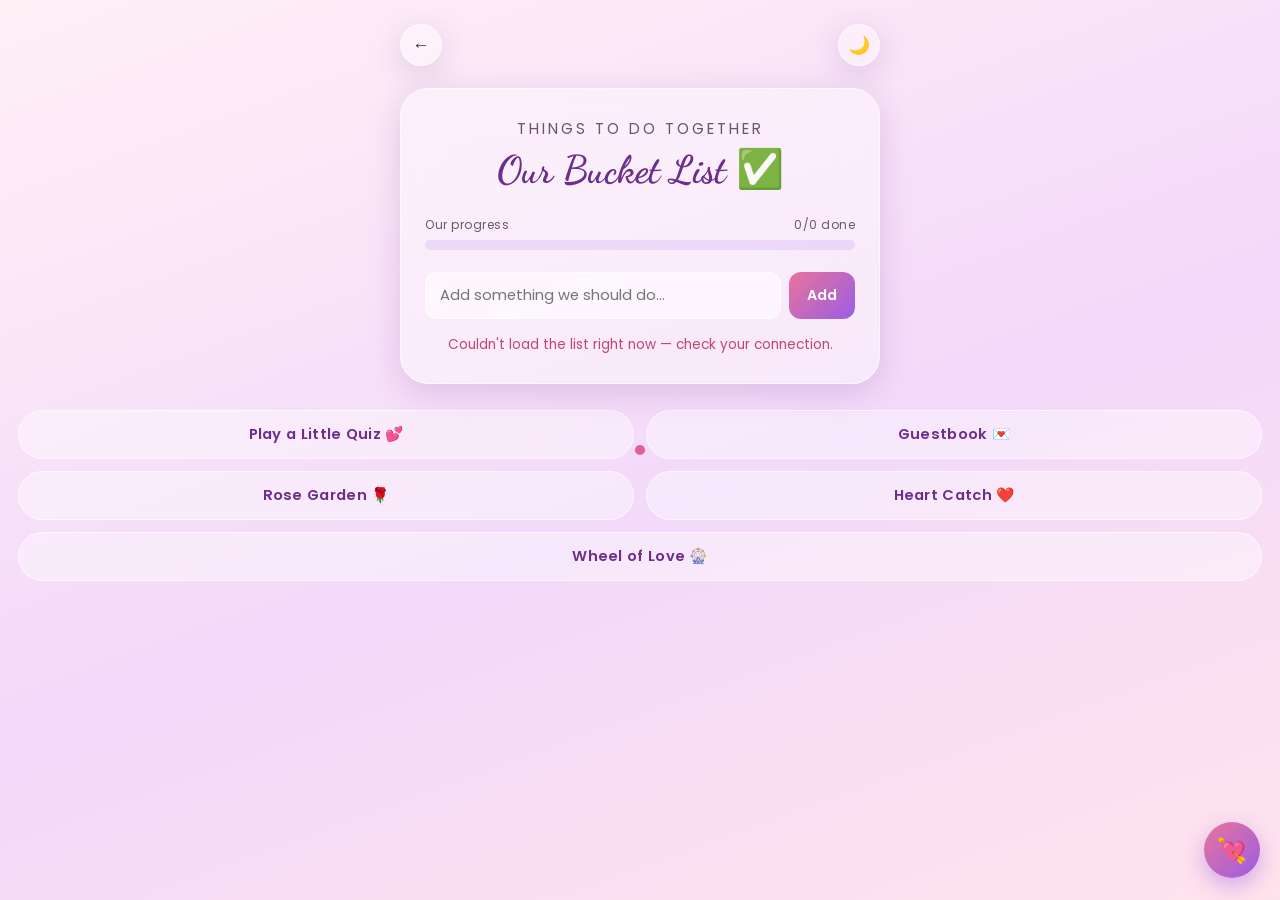
<file: bucketlist.html>
<!DOCTYPE html>
<html lang="en">
<head>
<meta charset="UTF-8">
<meta name="viewport" content="width=device-width, initial-scale=1.0, viewport-fit=cover">
<title>Our Bucket List ✅</title>
<meta name="description" content="Things we want to do together.">
<meta name="robots" content="noindex, nofollow">
<meta name="theme-color" content="#f3d9fa">

<link rel="icon" type="image/svg+xml" href="assets/icons/favicon.svg">

<link rel="preconnect" href="https://fonts.googleapis.com">
<link rel="preconnect" href="https://fonts.gstatic.com" crossorigin>
<link href="https://fonts.googleapis.com/css2?family=Playfair+Display:wght@600;700&family=Dancing+Script:wght@600;700&family=Poppins:wght@300;400;500;600&display=swap" rel="stylesheet">

<link rel="stylesheet" href="css/style.css">
</head>
<body data-theme="light">

<div id="loader" aria-hidden="true">
  <div class="loader-heart"></div>
  <div class="loader-text">gathering our plans…</div>
</div>

<div class="floaters" id="floaters" aria-hidden="true"></div>
<button type="button" class="chat-fab" id="chat-fab-btn" aria-label="Chat with Cupid">💘</button>

<main class="page" id="page">

  <div class="topbar">
    <a href="index.html" class="icon-btn" aria-label="Back to countdown">←</a>
    <div class="topbar-actions">
      <button class="icon-btn" id="theme-toggle" aria-label="Switch to dark mode">🌙</button>
    </div>
  </div>

  <section class="glass-card">
    <p class="eyebrow">Things To Do Together</p>
    <h1 class="headline">Our Bucket List ✅</h1>
    <div class="guestbook-banner hidden" id="bucket-setup-banner"></div>

    <div class="progress-wrap">
      <div class="progress-labels">
        <span>Our progress</span>
        <span id="bucket-progress-label">0/0 done</span>
      </div>
      <div class="progress-track">
        <div class="progress-fill" id="bucket-progress-fill"></div>
      </div>
    </div>

    <form id="bucket-form" class="bucket-add-row">
      <input type="text" id="bucket-input" placeholder="Add something we should do…" autocomplete="off">
      <button type="submit" class="chat-send-btn">Add</button>
    </form>
    <p class="form-status" id="bucket-status" role="status" aria-live="polite"></p>

    <div id="bucket-list"></div>
  </section>

  <div class="controls-row section-gap">
    <a href="quiz.html" class="pill-btn secondary">Play a Little Quiz 💕</a>
    <a href="guestbook.html" class="pill-btn secondary">Guestbook 💌</a>
  </div>
  <div class="controls-row" style="margin-top:12px;">
    <a href="rosegarden.html" class="pill-btn secondary">Rose Garden 🌹</a>
    <a href="heartcatch.html" class="pill-btn secondary">Heart Catch ❤️</a>
  </div>
  <div class="controls-row" style="margin-top:12px;">
    <a href="wheel.html" class="pill-btn secondary">Wheel of Love 🎡</a>
  </div>
</main>

<div class="modal-overlay" id="chat-overlay">
  <div class="modal-card chat-modal-card">
    <button class="icon-btn modal-close" id="chat-close" aria-label="Close">✕</button>
    <h2 class="modal-title">Chat with <span id="chat-bot-name">Cupid</span> 💘</h2>
    <div class="chat-window" id="chat-window"></div>
    <form id="chat-form" class="chat-input-row">
      <input type="text" id="chat-input" placeholder="Say something…" autocomplete="off">
      <button type="submit" class="chat-send-btn" id="chat-send">Send</button>
    </form>
  </div>
</div>

<script src="js/config.js"></script>
<script src="js/effects.js"></script>
<script src="js/chatbot.js"></script>
<script src="js/bucketlist.js"></script>
</body>
</html>
</file>
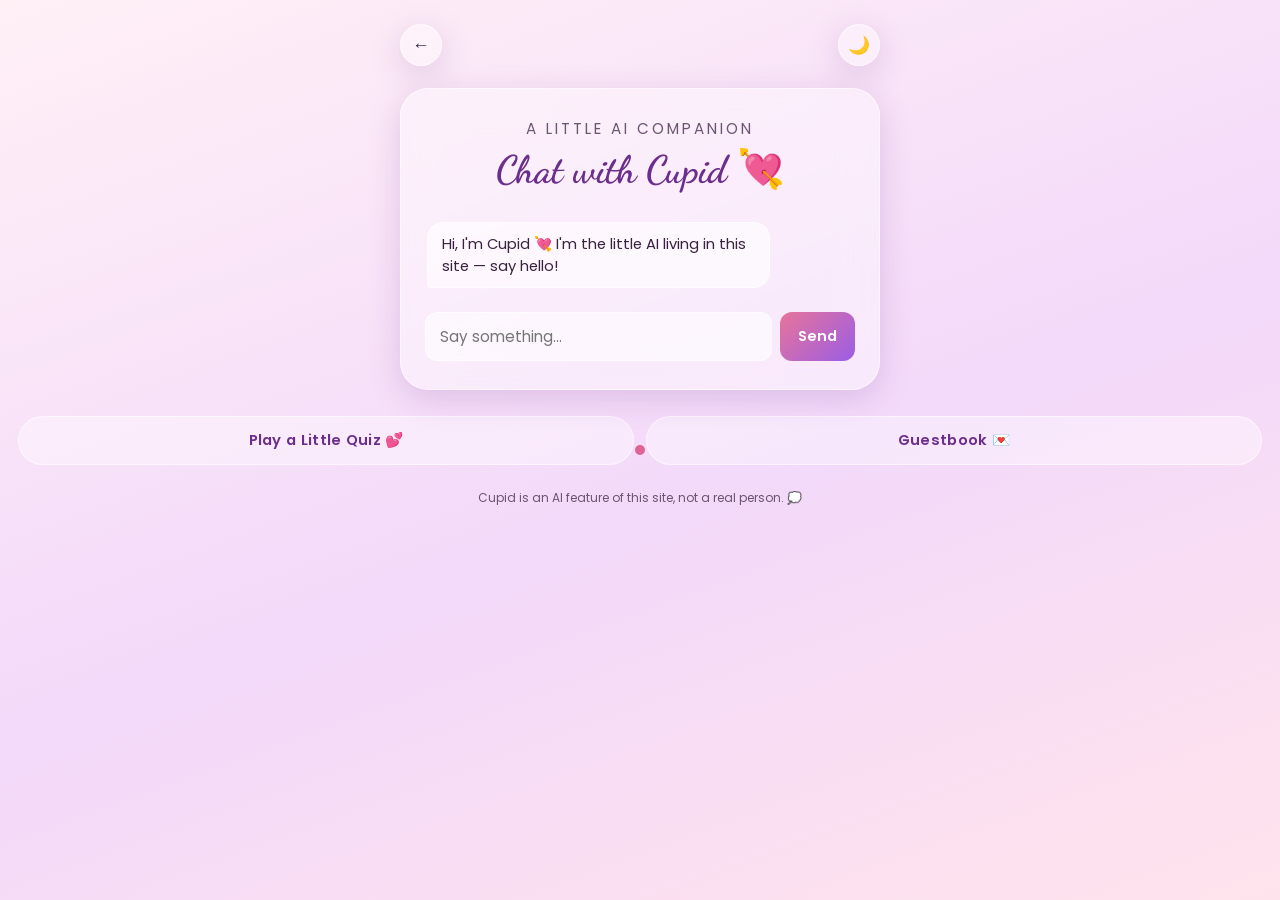
<file: chatbot.html>
<!DOCTYPE html>
<html lang="en">
<head>
<meta charset="UTF-8">
<meta name="viewport" content="width=device-width, initial-scale=1.0, viewport-fit=cover">
<title>Chat with Cupid 💘</title>
<meta name="description" content="A little AI companion living inside this site.">
<meta name="robots" content="noindex, nofollow">
<meta name="theme-color" content="#f3d9fa">

<link rel="icon" type="image/svg+xml" href="assets/icons/favicon.svg">

<link rel="preconnect" href="https://fonts.googleapis.com">
<link rel="preconnect" href="https://fonts.gstatic.com" crossorigin>
<link href="https://fonts.googleapis.com/css2?family=Playfair+Display:wght@600;700&family=Dancing+Script:wght@600;700&family=Poppins:wght@300;400;500;600&display=swap" rel="stylesheet">

<link rel="stylesheet" href="css/style.css">
</head>
<body data-theme="light">

<div id="loader" aria-hidden="true">
  <div class="loader-heart"></div>
  <div class="loader-text">waking up Cupid…</div>
</div>

<div class="floaters" id="floaters" aria-hidden="true"></div>

<main class="page" id="page">

  <div class="topbar">
    <a href="index.html" class="icon-btn" aria-label="Back to countdown">←</a>
    <div class="topbar-actions">
      <button class="icon-btn" id="theme-toggle" aria-label="Switch to dark mode">🌙</button>
    </div>
  </div>

  <section class="glass-card">
    <p class="eyebrow">A Little AI Companion</p>
    <h1 class="headline">Chat with <span id="chat-bot-name">Cupid</span> 💘</h1>

    <div class="chat-window" id="chat-window"></div>

    <form id="chat-form" class="chat-input-row">
      <input type="text" id="chat-input" placeholder="Say something…" autocomplete="off">
      <button type="submit" class="chat-send-btn" id="chat-send">Send</button>
    </form>
  </section>

  <div class="controls-row section-gap">
    <a href="quiz.html" class="pill-btn secondary">Play a Little Quiz 💕</a>
    <a href="guestbook.html" class="pill-btn secondary">Guestbook 💌</a>
  </div>

  <p class="footnote">Cupid is an AI feature of this site, not a real person. 💭</p>
</main>

<script src="js/config.js"></script>
<script src="js/effects.js"></script>
<script src="js/chatbot.js"></script>
</body>
</html>
</file>
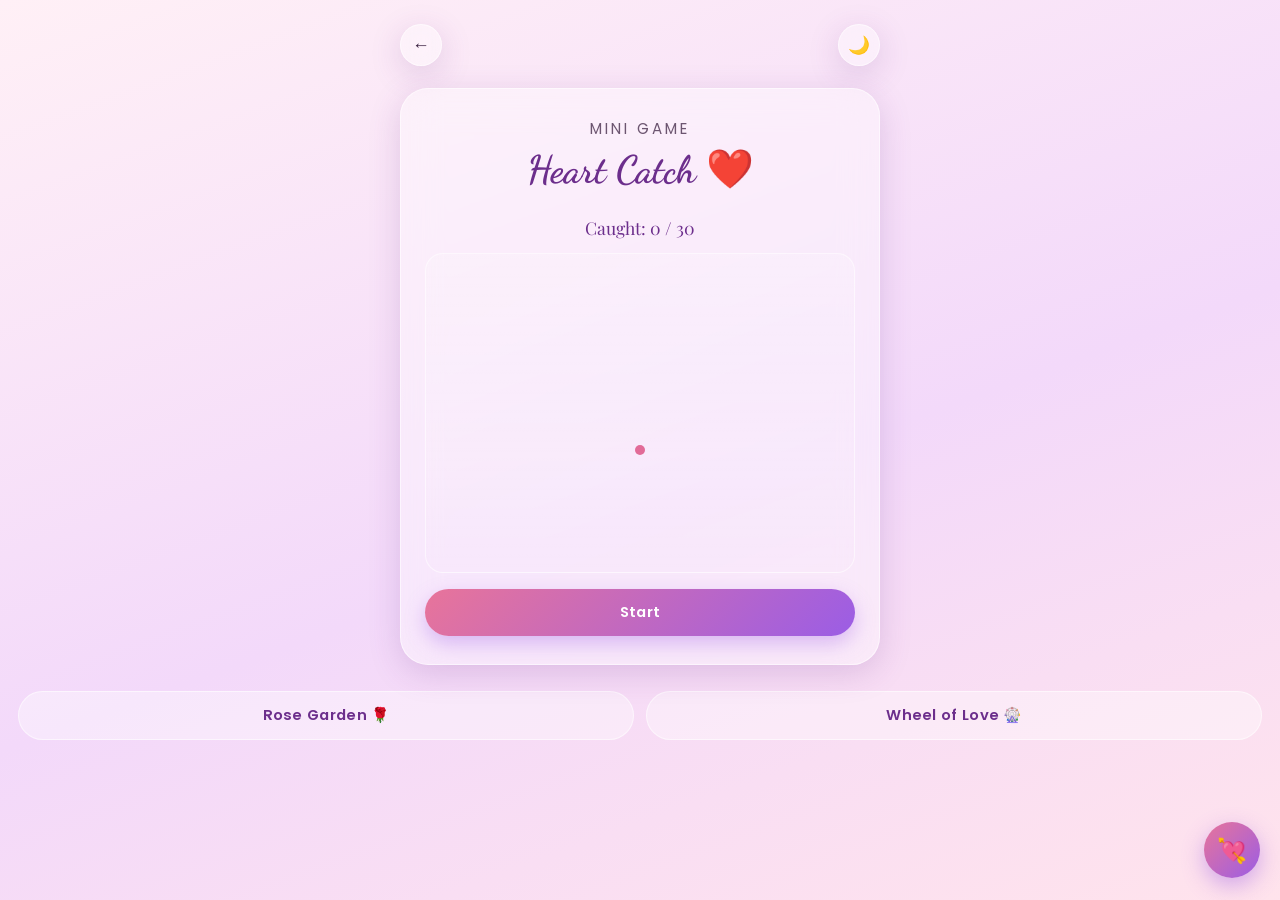
<file: heartcatch.html>
<!DOCTYPE html>
<html lang="en">
<head>
<meta charset="UTF-8">
<meta name="viewport" content="width=device-width, initial-scale=1.0, viewport-fit=cover">
<title>Heart Catch ❤️</title>
<meta name="description" content="Catch hearts to unlock a surprise.">
<meta name="robots" content="noindex, nofollow">
<meta name="theme-color" content="#f3d9fa">

<link rel="icon" type="image/svg+xml" href="assets/icons/favicon.svg">

<link rel="preconnect" href="https://fonts.googleapis.com">
<link rel="preconnect" href="https://fonts.gstatic.com" crossorigin>
<link href="https://fonts.googleapis.com/css2?family=Playfair+Display:wght@600;700&family=Dancing+Script:wght@600;700&family=Poppins:wght@300;400;500;600&display=swap" rel="stylesheet">

<link rel="stylesheet" href="css/style.css">
</head>
<body data-theme="light">

<div id="loader" aria-hidden="true">
  <div class="loader-heart"></div>
  <div class="loader-text">warming up hearts…</div>
</div>

<div class="floaters" id="floaters" aria-hidden="true"></div>
<button type="button" class="chat-fab" id="chat-fab-btn" aria-label="Chat with Cupid">💘</button>

<main class="page" id="page">

  <div class="topbar">
    <a href="index.html" class="icon-btn" aria-label="Back to countdown">←</a>
    <div class="topbar-actions">
      <button class="icon-btn" id="theme-toggle" aria-label="Switch to dark mode">🌙</button>
    </div>
  </div>

  <section class="glass-card">
    <p class="eyebrow">Mini Game</p>
    <h1 class="headline">Heart Catch ❤️</h1>
    <p class="heart-score">Caught: <span id="heart-count">0</span> / <span id="heart-goal">30</span></p>

    <div class="heart-field" id="heart-field"></div>

    <div class="controls-row">
      <button class="pill-btn" id="heart-start">Start</button>
    </div>

    <div class="heart-surprise hidden" id="heart-surprise">
      <div class="heart-surprise-title" id="heart-surprise-title"></div>
      <p class="heart-surprise-text" id="heart-surprise-text"></p>
    </div>
  </section>

  <div class="controls-row section-gap">
    <a href="rosegarden.html" class="pill-btn secondary">Rose Garden 🌹</a>
    <a href="wheel.html" class="pill-btn secondary">Wheel of Love 🎡</a>
  </div>
</main>

<div class="modal-overlay" id="chat-overlay">
  <div class="modal-card chat-modal-card">
    <button class="icon-btn modal-close" id="chat-close" aria-label="Close">✕</button>
    <h2 class="modal-title">Chat with <span id="chat-bot-name">Cupid</span> 💘</h2>
    <div class="chat-window" id="chat-window"></div>
    <form id="chat-form" class="chat-input-row">
      <input type="text" id="chat-input" placeholder="Say something…" autocomplete="off">
      <button type="submit" class="chat-send-btn" id="chat-send">Send</button>
    </form>
  </div>
</div>

<script src="js/config.js"></script>
<script src="js/effects.js"></script>
<script src="js/chatbot.js"></script>
<script src="js/heartcatch.js"></script>
</body>
</html>
</file>
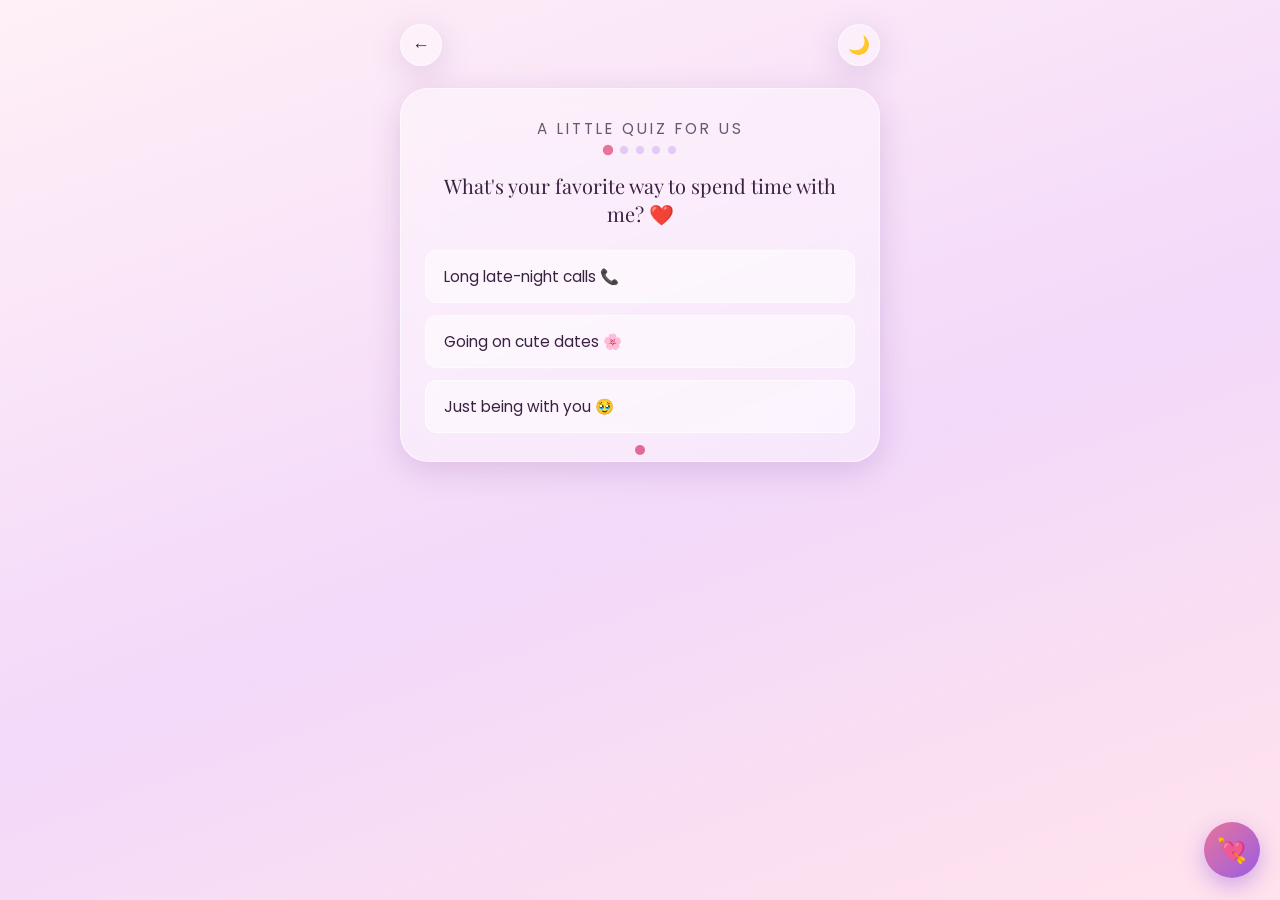
<file: quiz.html>
<!DOCTYPE html>
<html lang="en">
<head>
<meta charset="UTF-8">
<meta name="viewport" content="width=device-width, initial-scale=1.0, viewport-fit=cover">
<title>A Little Quiz For Us ❤️</title>
<meta name="description" content="A playful little love quiz — every answer leads somewhere sweet.">
<meta name="robots" content="noindex, nofollow">
<meta name="theme-color" content="#f3d9fa">

<link rel="icon" type="image/svg+xml" href="assets/icons/favicon.svg">

<link rel="preconnect" href="https://fonts.googleapis.com">
<link rel="preconnect" href="https://fonts.gstatic.com" crossorigin>
<link href="https://fonts.googleapis.com/css2?family=Playfair+Display:wght@600;700&family=Dancing+Script:wght@600;700&family=Poppins:wght@300;400;500;600&display=swap" rel="stylesheet">

<link rel="stylesheet" href="css/style.css">
</head>
<body data-theme="light">

<div id="loader" aria-hidden="true">
  <div class="loader-heart"></div>
  <div class="loader-text">shuffling questions…</div>
</div>

<div class="floaters" id="floaters" aria-hidden="true"></div>

<button type="button" class="chat-fab" id="chat-fab-btn" aria-label="Chat with Cupid">💘</button>

<main class="page" id="page">

  <div class="topbar">
    <a href="index.html" class="icon-btn" aria-label="Back to countdown">←</a>
    <div class="topbar-actions">
      <button class="icon-btn" id="theme-toggle" aria-label="Switch to dark mode">🌙</button>
    </div>
  </div>

  <section class="glass-card" id="quiz-card">
    <p class="eyebrow">A Little Quiz For Us</p>
    <div class="quiz-progress-dots" id="quiz-dots"></div>
    <p class="quiz-question" id="quiz-question"></p>
    <div class="quiz-options" id="quiz-options"></div>
  </section>

  <section class="glass-card quiz-result hidden" id="quiz-result">
    <div class="quiz-result-emoji">💗</div>
    <h2 class="quiz-result-title">The Real Answer</h2>
    <p class="quiz-result-text" id="quiz-result-text"></p>
    <div class="controls-row">
      <button class="pill-btn secondary" id="quiz-restart">Play Again</button>
      <a href="index.html" class="pill-btn">Back to Countdown</a>
    </div>
    <div class="controls-row" style="margin-top:12px;">
      <a href="guestbook.html" class="pill-btn secondary">Guestbook 💌</a>
      <a href="bucketlist.html" class="pill-btn secondary">Our Bucket List ✅</a>
    </div>
    <div class="controls-row" style="margin-top:12px;">
      <a href="rosegarden.html" class="pill-btn secondary">Rose Garden 🌹</a>
      <a href="heartcatch.html" class="pill-btn secondary">Heart Catch ❤️</a>
    </div>
    <div class="controls-row" style="margin-top:12px;">
      <a href="wheel.html" class="pill-btn secondary">Wheel of Love 🎡</a>
    </div>
  </section>
</main>

<script src="js/config.js"></script>
<script src="js/effects.js"></script>
<script src="js/chatbot.js"></script>
<script src="js/quiz.js"></script>

<div class="modal-overlay" id="chat-overlay">
  <div class="modal-card chat-modal-card">
    <button class="icon-btn modal-close" id="chat-close" aria-label="Close">✕</button>
    <h2 class="modal-title">Chat with <span id="chat-bot-name">Cupid</span> 💘</h2>
    <div class="chat-window" id="chat-window"></div>
    <form id="chat-form" class="chat-input-row">
      <input type="text" id="chat-input" placeholder="Say something…" autocomplete="off">
      <button type="submit" class="chat-send-btn" id="chat-send">Send</button>
    </form>
  </div>
</div>

</body>
</html>
</file>
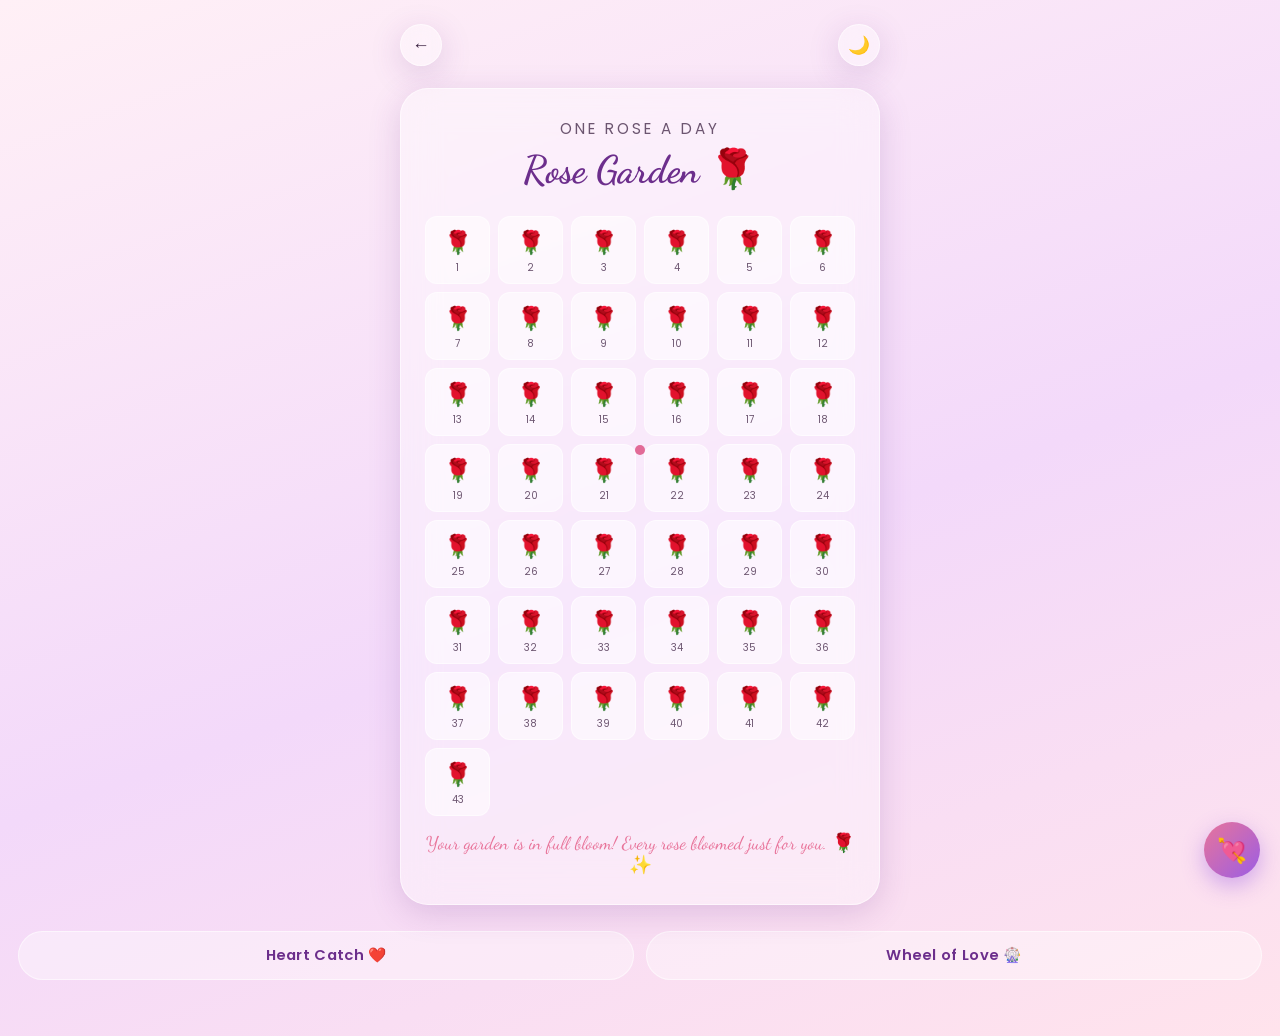
<file: rosegarden.html>
<!DOCTYPE html>
<html lang="en">
<head>
<meta charset="UTF-8">
<meta name="viewport" content="width=device-width, initial-scale=1.0, viewport-fit=cover">
<title>Rose Garden 🌹</title>
<meta name="description" content="A rose blooms for every day of the countdown.">
<meta name="robots" content="noindex, nofollow">
<meta name="theme-color" content="#f3d9fa">

<link rel="icon" type="image/svg+xml" href="assets/icons/favicon.svg">

<link rel="preconnect" href="https://fonts.googleapis.com">
<link rel="preconnect" href="https://fonts.gstatic.com" crossorigin>
<link href="https://fonts.googleapis.com/css2?family=Playfair+Display:wght@600;700&family=Dancing+Script:wght@600;700&family=Poppins:wght@300;400;500;600&display=swap" rel="stylesheet">

<link rel="stylesheet" href="css/style.css">
</head>
<body data-theme="light">

<div id="loader" aria-hidden="true">
  <div class="loader-heart"></div>
  <div class="loader-text">tending the garden…</div>
</div>

<div class="floaters" id="floaters" aria-hidden="true"></div>
<button type="button" class="chat-fab" id="chat-fab-btn" aria-label="Chat with Cupid">💘</button>

<main class="page" id="page">

  <div class="topbar">
    <a href="index.html" class="icon-btn" aria-label="Back to countdown">←</a>
    <div class="topbar-actions">
      <button class="icon-btn" id="theme-toggle" aria-label="Switch to dark mode">🌙</button>
    </div>
  </div>

  <section class="glass-card">
    <p class="eyebrow">One Rose A Day</p>
    <h1 class="headline">Rose Garden 🌹</h1>

    <div class="rose-grid" id="garden-grid"></div>
    <p class="garden-message" id="garden-message"></p>
  </section>

  <div class="controls-row section-gap">
    <a href="heartcatch.html" class="pill-btn secondary">Heart Catch ❤️</a>
    <a href="wheel.html" class="pill-btn secondary">Wheel of Love 🎡</a>
  </div>
</main>

<div class="modal-overlay" id="chat-overlay">
  <div class="modal-card chat-modal-card">
    <button class="icon-btn modal-close" id="chat-close" aria-label="Close">✕</button>
    <h2 class="modal-title">Chat with <span id="chat-bot-name">Cupid</span> 💘</h2>
    <div class="chat-window" id="chat-window"></div>
    <form id="chat-form" class="chat-input-row">
      <input type="text" id="chat-input" placeholder="Say something…" autocomplete="off">
      <button type="submit" class="chat-send-btn" id="chat-send">Send</button>
    </form>
  </div>
</div>

<script src="js/config.js"></script>
<script src="js/effects.js"></script>
<script src="js/chatbot.js"></script>
<script src="js/rosegarden.js"></script>
</body>
</html>
</file>
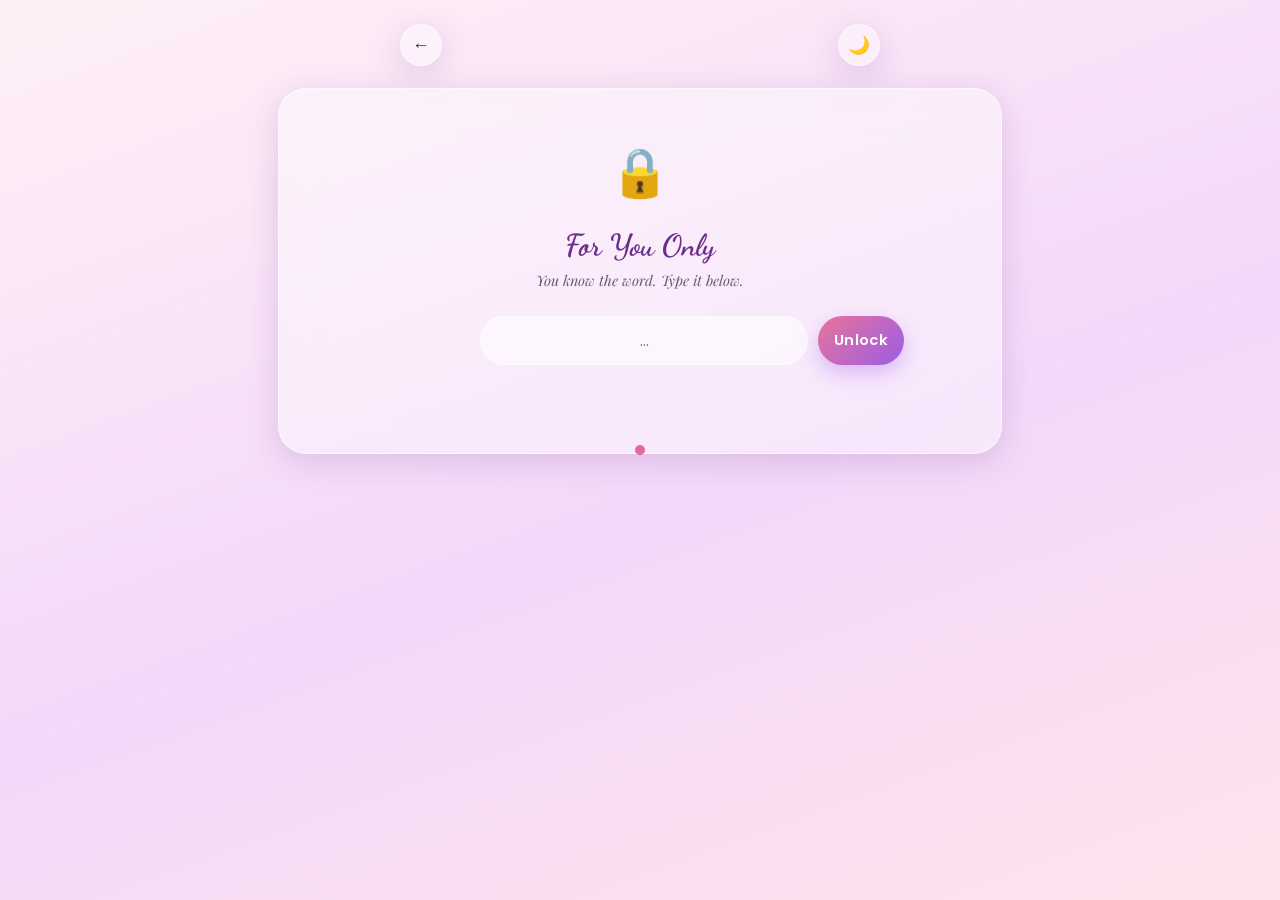
<file: secret.html>
<!DOCTYPE html>
<html lang="en">
<head>
<meta charset="UTF-8">
<meta name="viewport" content="width=device-width, initial-scale=1.0, viewport-fit=cover">
<title>For You Only 🔒</title>
<meta name="description" content="A locked page, just for her.">
<meta name="robots" content="noindex, nofollow">
<meta name="theme-color" content="#2d1b3d">

<link rel="icon" type="image/svg+xml" href="assets/icons/favicon.svg">

<link rel="preconnect" href="https://fonts.googleapis.com">
<link rel="preconnect" href="https://fonts.gstatic.com" crossorigin>
<link href="https://fonts.googleapis.com/css2?family=Playfair+Display:wght@600;700&family=Dancing+Script:wght@600;700&family=Caveat:wght@500;600;700&family=Poppins:wght@300;400;500;600&display=swap" rel="stylesheet">

<link rel="stylesheet" href="css/style.css">

<style>
  /* Secret page — reuses the site's existing design tokens (--rose,
     --orchid-deep, --gold, --glass-*, --font-*) from style.css so it
     matches every other page instead of hardcoding its own colors. */

  .secret-wrap {
    max-width: 760px;
    width: 100%;
    margin: 0 auto;
  }

  .secret-wrap .glass-card {
    max-width: 100%;
  }

  #page.secret-wrap {
    box-sizing: border-box;
  }

  body {
    width: 100%;
  }

  .secret-lock-screen {
    text-align: center;
    padding: 48px 24px;
  }

  .secret-lock-icon {
    font-size: 3rem;
    margin-bottom: 18px;
    display: block;
  }

  .secret-lock-icon.shake {
    animation: secret-shake 0.4s ease;
  }

  @keyframes secret-shake {
    0%, 100% { transform: translateX(0); }
    20% { transform: translateX(-8px); }
    40% { transform: translateX(8px); }
    60% { transform: translateX(-6px); }
    80% { transform: translateX(6px); }
  }

  .secret-title {
    font-family: var(--font-script);
    font-size: 1.9rem;
    color: var(--orchid-deep);
    margin-bottom: 6px;
  }
  [data-theme="dark"] .secret-title { color: var(--gold-soft); }

  .secret-sub {
    font-family: var(--font-display);
    font-style: italic;
    color: var(--ink-soft);
    font-size: 0.9rem;
    margin-bottom: 26px;
  }

  .secret-input-row {
    display: flex;
    gap: 10px;
    max-width: 320px;
    margin: 0 auto;
  }

  .secret-input-row input {
    flex: 1;
    padding: 12px 16px;
    border-radius: 999px;
    border: 1px solid var(--glass-border);
    background: rgba(255, 255, 255, 0.55);
    color: var(--ink);
    font-family: var(--font-body);
    font-size: 0.95rem;
    text-align: center;
    outline: none;
    transition: border 0.25s;
  }
  [data-theme="dark"] .secret-input-row input {
    background: rgba(255, 255, 255, 0.08);
    color: var(--ink);
  }
  .secret-input-row input:focus { border-color: var(--rose); }

  .secret-input-row input.error {
    border-color: var(--rose);
    animation: secret-shake 0.4s ease;
  }

  .secret-error-msg {
    margin-top: 14px;
    font-size: 0.85rem;
    color: var(--rose);
    min-height: 1.2em;
  }

  .secret-hint {
    margin-top: 10px;
    font-size: 0.8rem;
    color: var(--ink-soft);
  }

  .secret-content {
    display: none;
    width: 100%;
  }

  .secret-content.unlocked {
    display: flex;
    flex-direction: column;
    align-items: center;
    gap: 26px;
  }

  .secret-stage {
    opacity: 0;
    transform: translateY(18px);
    transition: opacity 0.7s var(--ease), transform 0.7s var(--ease);
  }

  .secret-stage.revealed {
    opacity: 1;
    transform: translateY(0);
  }

  .secret-stage-title {
    font-family: var(--font-script);
    font-size: 1.5rem;
    color: var(--rose);
    margin-bottom: 14px;
    text-align: center;
  }

  .secret-stage-text {
    font-family: var(--font-body);
    font-size: 0.98rem;
    line-height: 1.85;
    color: var(--ink);
    white-space: pre-line;
  }

  .secret-media {
    margin-top: 4px;
    text-align: center;
  }

  .secret-media img,
  .secret-media video {
    max-width: 100%;
    border-radius: var(--radius-md);
    box-shadow: var(--glass-shadow);
    border: 1px solid var(--glass-border);
  }

  .secret-media-caption {
    margin-top: 10px;
    font-family: var(--font-script);
    font-size: 1.1rem;
    color: var(--rose);
  }

  .secret-back {
    text-align: center;
    margin-top: 6px;
  }

  .audio-surprise-wrap {
    display: flex;
    align-items: center;
    justify-content: center;
    gap: 18px;
    padding: 10px 0;
  }
  .audio-play-btn {
    width: 62px;
    height: 62px;
    flex-shrink: 0;
    border-radius: 50%;
    display: grid;
    place-items: center;
    background: linear-gradient(135deg, var(--rose), var(--orchid));
    color: #fff;
    font-size: 1.3rem;
    box-shadow: 0 8px 24px rgba(155, 93, 229, 0.5);
    transition: transform 0.25s var(--ease);
  }
  .audio-play-btn:hover { transform: scale(1.06); }
  .audio-play-btn:active { transform: scale(0.94); }
  .audio-surprise-bars {
    display: flex;
    align-items: center;
    gap: 4px;
    height: 32px;
  }
  .audio-surprise-bars span {
    width: 4px;
    height: 8px;
    border-radius: 2px;
    background: linear-gradient(180deg, var(--rose), var(--orchid));
    animation: audioBar 1s ease-in-out infinite;
    animation-play-state: paused;
  }
  .audio-surprise-bars span:nth-child(1) { animation-delay: 0s; }
  .audio-surprise-bars span:nth-child(2) { animation-delay: 0.15s; }
  .audio-surprise-bars span:nth-child(3) { animation-delay: 0.3s; }
  .audio-surprise-bars span:nth-child(4) { animation-delay: 0.45s; }
  .audio-surprise-bars span:nth-child(5) { animation-delay: 0.6s; }
  .audio-surprise-wrap.playing .audio-surprise-bars span {
    animation-play-state: running;
  }
  @keyframes audioBar {
    0%, 100% { height: 8px; }
    50% { height: 28px; }
  }
</style>
</head>
<body data-theme="light">

<div class="floaters" id="floaters" aria-hidden="true"></div>

<main class="page secret-wrap" id="page">

  <div class="topbar">
    <a href="index.html" class="icon-btn" aria-label="Back to countdown">←</a>
    <div class="topbar-actions">
      <button class="icon-btn" id="theme-toggle" aria-label="Switch to dark mode">🌙</button>
    </div>
  </div>

  <section class="glass-card secret-lock-screen" id="secret-lock-screen">
    <span class="secret-lock-icon" id="secret-lock-icon">🔒</span>
    <h1 class="secret-title">For You Only</h1>
    <p class="secret-sub">You know the word. Type it below.</p>
    <div class="secret-input-row">
      <input type="text" id="secret-password-input" placeholder="…" autocomplete="off" autocapitalize="off">
      <button class="pill-btn" id="secret-unlock-btn">Unlock</button>
    </div>
    <p class="secret-error-msg" id="secret-error-msg"></p>
    <p class="secret-hint" id="secret-hint"></p>
  </section>

  <div class="secret-content" id="secret-content">

    <section class="glass-card secret-stage" id="secret-stage-letter">
      <h2 class="secret-stage-title">Something I've never said</h2>
      <p class="secret-stage-text" id="secret-letter-text"></p>
    </section>

    <section class="glass-card secret-stage" id="secret-stage-vision">
      <h2 class="secret-stage-title">Where I see us</h2>
      <p class="secret-stage-text" id="secret-vision-text"></p>
    </section>

    <section class="glass-card section-gap">
      <h2 class="section-title">A Surprise For You 🎥</h2>
      <div class="video-frame" id="video-frame" style="aspect-ratio:16/9;">
        <iframe
          id="surprise-video"
          src="https://drive.google.com/file/d/1c6LQYn2TCOFnC-5qjy3sqYKOQ2CMa36Q/preview"
          allow="autoplay"
          allowfullscreen
          style="position:absolute; inset:0; width:100%; height:100%; border:0;">
        </iframe>
      </div>
      <p class="video-caption" id="video-caption"></p>
    </section>

    <section class="glass-card section-gap">
      <h2 class="section-title">One More Thing, In My Voice 🎙️</h2>
      <div class="audio-surprise-wrap" id="secret-audio-wrap">
        <button type="button" class="audio-play-btn" id="secret-audio-play-btn" aria-label="Play voice message">
          <span id="secret-audio-play-icon">▶</span>
        </button>
        <div class="audio-surprise-bars" id="secret-audio-bars" aria-hidden="true">
          <span></span><span></span><span></span><span></span><span></span>
        </div>
      </div>
      <audio id="secret-audio" preload="none">
        <source src="assets/audio/abitha.mpeg" type="audio/mpeg">
      </audio>
      <p class="video-caption" id="secret-audio-caption"></p>
    </section>

    <div class="secret-back">
      <a href="index.html" class="pill-btn secondary">Back to the countdown</a>
    </div>

  </div>

</main>

<script src="js/config.js"></script>
<script src="js/effects.js"></script>
<script src="js/secret.js"></script>
</body>
</html>
</file>
<file: css/style.css>
/* ============================================================
   ABITHA'S BIRTHDAY COUNTDOWN — STYLESHEET
   Palette: rose / orchid / gold / soft white, glassmorphism UI
   ============================================================ */

/* ---------- Design tokens ---------- */
:root {
  --rose: #e8749a;
  --rose-soft: #ffd6e8;
  --orchid: #9b5de5;
  --orchid-deep: #6c2e8c;
  --gold: #e8c878;
  --gold-soft: #f4e3a1;
  --white-soft: #fff9fb;
  --ink: #3a2140;
  --ink-soft: #6c5570;

  --bg-1: #fff0f6;
  --bg-2: #f3d9fa;
  --bg-3: #ffe3ec;

  --glass-bg: rgba(255, 255, 255, 0.38);
  --glass-border: rgba(255, 255, 255, 0.55);
  --glass-shadow: 0 8px 32px rgba(108, 46, 140, 0.18);

  --font-display: "Playfair Display", Georgia, serif;
  --font-script: "Dancing Script", cursive;
  --font-body: "Poppins", "Segoe UI", sans-serif;

  --radius-lg: 28px;
  --radius-md: 18px;
  --radius-sm: 12px;

  --ease: cubic-bezier(0.22, 1, 0.36, 1);
}

[data-theme="dark"] {
  --bg-1: #241531;
  --bg-2: #341b45;
  --bg-3: #2d1b3d;
  --ink: #fdf3ff;
  --ink-soft: #d9c3e0;
  --glass-bg: rgba(45, 27, 61, 0.45);
  --glass-border: rgba(232, 200, 120, 0.25);
  --glass-shadow: 0 8px 32px rgba(0, 0, 0, 0.45);
}

/* ---------- Reset ---------- */
* { margin: 0; padding: 0; box-sizing: border-box; }
html { scroll-behavior: smooth; }
body {
  font-family: var(--font-body);
  color: var(--ink);
  background: linear-gradient(160deg, var(--bg-1), var(--bg-2) 55%, var(--bg-3));
  min-height: 100vh;
  overflow-x: hidden;
  transition: background 0.6s var(--ease), color 0.6s var(--ease);
}
img { max-width: 100%; display: block; }
button { font-family: inherit; cursor: pointer; border: none; background: none; }
a { color: inherit; text-decoration: none; }

/* Respect reduced motion */
@media (prefers-reduced-motion: reduce) {
  *, *::before, *::after {
    animation-duration: 0.001ms !important;
    animation-iteration-count: 1 !important;
    transition-duration: 0.001ms !important;
  }
}

/* ---------- Romantic cursor ---------- */
.cursor-dot {
  position: fixed;
  width: 10px;
  height: 10px;
  border-radius: 50%;
  background: var(--rose);
  pointer-events: none;
  z-index: 9999;
  transform: translate(-50%, -50%);
  transition: width 0.2s, height 0.2s, background 0.2s;
  mix-blend-mode: multiply;
}
[data-theme="dark"] .cursor-dot { mix-blend-mode: screen; }
@media (hover: none) { .cursor-dot { display: none; } }

/* ---------- Loading screen ---------- */
#loader {
  position: fixed;
  inset: 0;
  z-index: 10000;
  display: flex;
  flex-direction: column;
  align-items: center;
  justify-content: center;
  gap: 18px;
  background: linear-gradient(160deg, var(--bg-1), var(--bg-2), var(--bg-3));
  transition: opacity 0.7s var(--ease), visibility 0.7s var(--ease);
}
#loader.hidden { opacity: 0; visibility: hidden; pointer-events: none; }
.loader-heart {
  width: 46px;
  height: 46px;
  position: relative;
  animation: loaderPulse 1.1s ease-in-out infinite;
}
.loader-heart::before,
.loader-heart::after {
  content: "";
  position: absolute;
  top: 0;
  width: 26px;
  height: 40px;
  border-radius: 26px 26px 0 0;
  background: linear-gradient(135deg, var(--rose), var(--orchid));
}
.loader-heart::before { left: 23px; transform: rotate(-45deg); transform-origin: 0 100%; }
.loader-heart::after { left: -3px; transform: rotate(45deg); transform-origin: 100% 100%; }
@keyframes loaderPulse { 0%, 100% { transform: scale(0.9); } 50% { transform: scale(1.05); } }
.loader-text {
  font-family: var(--font-script);
  font-size: 1.5rem;
  color: var(--orchid-deep);
  letter-spacing: 0.5px;
}
[data-theme="dark"] .loader-text { color: var(--gold-soft); }

/* ---------- Layout shell ---------- */
.page {
  position: relative;
 
  min-height: 100vh;
  display: flex;
  flex-direction: column;
  align-items: center;
  padding: 24px 18px 56px;
  opacity: 0;
  transform: translateY(14px);
  transition: opacity 0.8s var(--ease), transform 0.8s var(--ease);
}
.page.is-visible { opacity: 1; transform: translateY(0); }

/* ---------- Top bar ---------- */
.topbar {
  width: 100%;
  max-width: 480px;
  display: flex;
  justify-content: space-between;
  align-items: center;
  margin-bottom: 22px;
}
.brand {
  font-family: var(--font-script);
  font-size: 1.4rem;
  color: var(--orchid-deep);
}
[data-theme="dark"] .brand { color: var(--gold-soft); }
.icon-btn {
  width: 42px;
  height: 42px;
  border-radius: 50%;
  display: grid;
  place-items: center;
  background: var(--glass-bg);
  border: 1px solid var(--glass-border);
  backdrop-filter: blur(12px);
  -webkit-backdrop-filter: blur(12px);
  box-shadow: var(--glass-shadow);
  font-size: 1.1rem;
  transition: transform 0.3s var(--ease);
}
.icon-btn:hover { transform: translateY(-2px) scale(1.05); }
.icon-btn:active { transform: scale(0.94); }
.topbar-actions { display: flex; gap: 10px; }

/* ---------- Glass card ---------- */
.glass-card {
  width: 100%;
  max-width: 480px;
  background: var(--glass-bg);
  border: 1px solid var(--glass-border);
  border-radius: var(--radius-lg);
  backdrop-filter: blur(18px);
  -webkit-backdrop-filter: blur(18px);
  box-shadow: var(--glass-shadow);
  padding: 28px 24px;
}
.glass-card.reveal-pending {
  opacity: 0;
  transform: translateY(26px);
  transition: opacity 0.8s var(--ease), transform 0.8s var(--ease);
}
.glass-card.reveal-pending.revealed {
  opacity: 1;
  transform: translateY(0);
}

/* ---------- Hero / eyebrow ---------- */
.eyebrow {
  text-align: center;
  font-size: 0.95rem;
  letter-spacing: 3px;
  text-transform: uppercase;
  color: var(--ink-soft);
  margin-bottom: 6px;
}
.headline {
  font-family: var(--font-script);
  text-align: center;
  font-size: clamp(1.7rem, 6vw, 2.4rem);
  color: var(--orchid-deep);
  margin-bottom: 22px;
  line-height: 1.25;
}
[data-theme="dark"] .headline { color: var(--gold-soft); }

/* ---------- Locket medallion (signature element) ---------- */
.medallion-wrap {
  position: relative;
  width: 240px;
  height: 240px;
  margin: 6px auto 20px;
}
.medallion-ring {
  transform: rotate(-90deg);
}
.medallion-ring circle {
  fill: none;
  stroke-width: 6;
  stroke-linecap: round;
}
.medallion-track { stroke: rgba(155, 93, 229, 0.18); }
.medallion-progress {
  stroke: url(#ringGradient);
  transition: stroke-dashoffset 1.2s var(--ease);
}
.medallion-inner {
  position: absolute;
  inset: 14px;
  border-radius: 50%;
  overflow: hidden;
  background: var(--glass-bg);
  border: 1px solid var(--glass-border);
  display: flex;
  align-items: center;
  justify-content: center;
  box-shadow: inset 0 0 30px rgba(255, 255, 255, 0.35);
}
.medallion-img {
  position: absolute;
  inset: 0;
  width: 100%;
  height: 100%;
  object-fit: cover;
  opacity: 0.28;
  transition: opacity 1s var(--ease);
}
.medallion-number {
  position: relative;
  font-family: var(--font-display);
  font-size: 3.6rem;
  font-weight: 700;
  color: var(--orchid-deep);
}
[data-theme="dark"] .medallion-number { color: var(--white-soft); }
.medallion-label {
  position: absolute;
  bottom: 30px;
  left: 0;
  right: 0;
  text-align: center;
  font-size: 0.72rem;
  letter-spacing: 2.5px;
  text-transform: uppercase;
  color: var(--ink-soft);
}

/* fade transition for day content */
.fade-swap { animation: fadeSwap 0.9s var(--ease); }
@keyframes fadeSwap {
  from { opacity: 0; transform: translateY(8px) scale(0.98); }
  to { opacity: 1; transform: translateY(0) scale(1); }
}

/* ---------- Quote ---------- */
.quote {
  font-family: var(--font-script);
  text-align: center;
  font-size: 1.3rem;
  color: var(--ink);
  margin: 4px 0 20px;
  line-height: 1.5;
}
.quote::before { content: "“"; }
.quote::after { content: "”"; }

/* ---------- Day image ---------- */
.day-image-frame {
  width: 100%;
  border-radius: var(--radius-md);
  overflow: hidden;
  border: 1px solid var(--glass-border);
  box-shadow: var(--glass-shadow);
  margin-bottom: 20px;
  aspect-ratio: 3 / 4;
  position: relative;
}
.day-image-frame img {
  width: 100%;
  height: 100%;
  object-fit: cover;
}

/* ---------- Progress bar ---------- */
.progress-wrap { width: 100%; margin-bottom: 22px; }
.progress-labels {
  display: flex;
  justify-content: space-between;
  font-size: 0.75rem;
  color: var(--ink-soft);
  margin-bottom: 6px;
  letter-spacing: 0.5px;
}
.progress-track {
  width: 100%;
  height: 10px;
  border-radius: 999px;
  background: rgba(155, 93, 229, 0.15);
  overflow: hidden;
}
.progress-fill {
  height: 100%;
  border-radius: 999px;
  background: linear-gradient(90deg, var(--rose), var(--orchid), var(--gold));
  width: 0%;
  transition: width 1.2s var(--ease);
}

/* ---------- Controls row ---------- */
.controls-row {
  display: flex;
  gap: 12px;
  width: 100%;
}
.pill-btn {
  flex: 1;
  padding: 13px 16px;
  border-radius: 999px;
  background: linear-gradient(135deg, var(--rose), var(--orchid));
  color: #fff;
  font-weight: 600;
  font-size: 0.92rem;
  letter-spacing: 0.3px;
  box-shadow: 0 8px 20px rgba(155, 93, 229, 0.35);
  display: flex;
  align-items: center;
  justify-content: center;
  gap: 8px;
  transition: transform 0.25s var(--ease), box-shadow 0.25s var(--ease);
}
.pill-btn:hover { transform: translateY(-3px); box-shadow: 0 12px 26px rgba(155, 93, 229, 0.45); }
.pill-btn:active { transform: translateY(0) scale(0.97); }
.pill-btn.secondary {
  background: var(--glass-bg);
  color: var(--orchid-deep);
  border: 1px solid var(--glass-border);
  box-shadow: none;
}
[data-theme="dark"] .pill-btn.secondary {
  color: var(--gold-soft);
  background: rgba(232, 200, 120, 0.12);
  border-color: rgba(232, 200, 120, 0.35);
}

/* ---------- Floating hearts / sparkles canvas layer ---------- */
.floaters {
  position: fixed;
  inset: 0;
  pointer-events: none;
  overflow: hidden;
  z-index: 1;
}
.floater {
  position: absolute;
  bottom: -40px;
  opacity: 0.75;
  will-change: transform, opacity;
  animation-name: floatUp;
  animation-timing-function: ease-in;
  animation-fill-mode: forwards;
}
@keyframes floatUp {
  0% { transform: translateY(0) translateX(0) rotate(0deg); opacity: 0; }
  10% { opacity: 0.85; }
  100% { transform: translateY(-110vh) translateX(var(--drift, 40px)) rotate(360deg); opacity: 0; }
}

/* ---------- Modal (reply popup) ---------- */
.modal-overlay {
  position: fixed;
  inset: 0;
  background: rgba(45, 27, 61, 0.45);
  backdrop-filter: blur(4px);
  display: flex;
  align-items: flex-end;
  justify-content: center;
  z-index: 500;
  opacity: 0;
  pointer-events: none;
  transition: opacity 0.35s var(--ease);
}
.modal-overlay.open { opacity: 1; pointer-events: auto; }
@media (min-width: 560px) {
  .modal-overlay { align-items: center; }
}
.modal-card {
  width: 100%;
  max-width: 440px;
  background: var(--glass-bg);
  backdrop-filter: blur(22px);
  -webkit-backdrop-filter: blur(22px);
  border: 1px solid var(--glass-border);
  border-radius: 26px 26px 0 0;
  padding: 26px 22px 30px;
  box-shadow: 0 -8px 40px rgba(108, 46, 140, 0.3);
  transform: translateY(30px);
  transition: transform 0.4s var(--ease);
}
[data-theme="dark"] .modal-card { background: rgba(45, 27, 61, 0.75); }
@media (min-width: 560px) {
  .modal-card { border-radius: 26px; transform: translateY(10px) scale(0.97); }
}
.modal-overlay.open .modal-card { transform: translateY(0) scale(1); }
.modal-title {
  font-family: var(--font-display);
  font-size: 1.35rem;
  color: var(--orchid-deep);
  margin-bottom: 4px;
}
[data-theme="dark"] .modal-title { color: var(--gold-soft); }
.modal-sub { font-size: 0.85rem; color: var(--ink-soft); margin-bottom: 18px; }
.field { margin-bottom: 14px; }
.field label {
  display: block;
  font-size: 0.78rem;
  letter-spacing: 0.5px;
  color: var(--ink-soft);
  margin-bottom: 6px;
}
.field input,
.field textarea {
  width: 100%;
  padding: 12px 14px;
  border-radius: var(--radius-sm);
  border: 1px solid var(--glass-border);
  background: rgba(255, 255, 255, 0.55);
  font-family: var(--font-body);
  font-size: 0.95rem;
  color: var(--ink);
  resize: none;
  transition: border 0.25s;
}
[data-theme="dark"] .field input,
[data-theme="dark"] .field textarea { background: rgba(255, 255, 255, 0.08); color: var(--ink); }
.field input:focus,
.field textarea:focus { outline: none; border-color: var(--rose); }
.modal-actions { display: flex; gap: 10px; margin-top: 6px; }
.form-status {
  margin-top: 12px;
  font-size: 0.85rem;
  text-align: center;
  min-height: 20px;
}
.form-status.success { color: #3a8a5c; }
.form-status.error { color: #c1466b; }
.modal-close {
  position: absolute;
  top: 16px;
  right: 16px;
  font-size: 1.1rem;
  color: var(--ink-soft);
}

/* ---------- Footer note ---------- */
.footnote {
  text-align: center;
  font-size: 0.75rem;
  color: var(--ink-soft);
  margin-top: 24px;
  max-width: 340px;
}

/* ============================================================
   BIRTHDAY PAGE
   ============================================================ */
.bday-hero {
  text-align: center;
  padding-top: 30px;
}
.bday-title {
  font-family: var(--font-script);
  font-size: clamp(2.2rem, 9vw, 3.4rem);
  color: var(--orchid-deep);
  margin-bottom: 8px;
}
[data-theme="dark"] .bday-title { color: var(--gold-soft); }
.bday-sub {
  font-family: var(--font-display);
  font-style: italic;
  color: var(--ink-soft);
  margin-bottom: 26px;
}

/* Birthday Portal */
.portal-wrap {
  display: flex;
  justify-content: center;
  align-items: center;
  margin: 10px 0 30px;
  position: relative;
  height: 320px;
  cursor: pointer;
  animation: cakeEntrance 1s var(--ease) both;
  animation-delay: 0.3s;
}
.portal-glow {
  position: absolute;
  width: 280px;
  height: 280px;
  background: radial-gradient(circle, rgba(232, 200, 120, 0.35), rgba(232, 116, 154, 0.15) 55%, transparent 75%);
  border-radius: 50%;
  animation: glowPulse 3s ease-in-out infinite;
  pointer-events: none;
}
.portal {
  position: relative;
  width: 260px;
  height: 320px;
  border-radius: 75px 75px 12px 12px;
  overflow: hidden;
  box-shadow: 0 10px 30px rgba(108, 46, 140, 0.35);
  border: 3px solid var(--gold);
}
.portal-photo {
  position: absolute;
  inset: 0;
  width: 100%;
  height: 100%;
  object-fit: cover;
  z-index: 0;
}
.portal-inner-glow {
  position: absolute;
  inset: 0;
 
  opacity: 0;
  transition: opacity 0.6s ease 0.3s;
  z-index: 1;
}
.portal-door {
  position: absolute;
  top: 0;
  bottom: 0;
  width: 50%;
  background: linear-gradient(160deg, var(--rose), var(--orchid));
  transition: transform 0.9s var(--ease);
  z-index: 2;
}
.portal-handle {
  position: absolute;
  top: 50%;
  width: 8px;
  height: 26px;
  border-radius: 4px;
  background: linear-gradient(180deg, var(--gold-soft), var(--gold));
  box-shadow: 0 2px 6px rgba(108, 46, 140, 0.4), inset 0 0 3px rgba(255, 255, 255, 0.6);
  transform: translateY(-50%);
  transition: opacity 0.4s ease;
}
.portal-door.left .portal-handle { right: 10px; }
.portal-door.right .portal-handle { left: 10px; }
.portal.open .portal-handle { opacity: 0; }
.portal-door.left { left: 0; border-radius: 75px 0 0 0; }
.portal-door.right { right: 0; border-radius: 0 75px 0 0; }
.portal.open .portal-door.left { transform: translateX(-100%); }
.portal.open .portal-door.right { transform: translateX(100%); }
.portal-icon {
  position: absolute;
  top: 50%;
  left: 50%;
  transform: translate(-50%, -50%);
  font-size: 2.3rem;
  z-index: 3;
  transition: opacity 0.5s ease, transform 0.5s ease;
  animation: milestonePulse 2s ease-in-out infinite;
}
.portal.open .portal-inner-glow { opacity: 1; }
.portal.open .portal-icon { opacity: 0; transform: translate(-50%, -50%) scale(0.4); }

/* Cake (legacy — kept in case you switch centerpieces back) */
.cake-wrap {
  display: flex;
  justify-content: center;
  align-items: flex-end;
  margin: 10px 0 30px;
  position: relative;
  animation: cakeEntrance 1s var(--ease) both;
  animation-delay: 0.3s;
}
@keyframes cakeEntrance {
  0% { opacity: 0; transform: translateY(30px) scale(0.85); }
  60% { opacity: 1; transform: translateY(-6px) scale(1.03); }
  100% { opacity: 1; transform: translateY(0) scale(1); }
}
.cake-glow {
  position: absolute;
  bottom: -10px;
  left: 50%;
  width: 220px;
  height: 220px;
  transform: translateX(-50%);
  background: radial-gradient(circle, rgba(232, 200, 120, 0.35), rgba(232, 116, 154, 0.15) 55%, transparent 75%);
  border-radius: 50%;
  animation: glowPulse 3s ease-in-out infinite;
  pointer-events: none;
}
@keyframes glowPulse {
  0%, 100% { opacity: 0.6; transform: translateX(-50%) scale(0.94); }
  50% { opacity: 1; transform: translateX(-50%) scale(1.05); }
}
.cake {
  position: relative;
  width: 180px;
  animation: cakeFloat 4s ease-in-out infinite;
}
.cake-wrap:has(.candle.out) .cake { animation: none; }
.cake-wrap:has(.candle.out) .cake-glow { opacity: 0.3; }
@keyframes cakeFloat {
  0%, 100% { transform: translateY(0); }
  50% { transform: translateY(-5px); }
}
.cake-layer {
  width: 100%;
  border-radius: 10px;
  background: linear-gradient(180deg, var(--rose-soft), var(--rose));
  box-shadow: inset 0 -8px 14px rgba(108, 46, 140, 0.18);
  position: relative;
}
.cake-layer.top {
  height: 46px;
  width: 78%;
  margin: 0 auto;
  background: linear-gradient(180deg, #fff, var(--rose-soft));
  border-radius: 10px 10px 4px 4px;
}
.cake-layer.top::before {
  content: "";
  position: absolute;
  top: -6px;
  left: 0;
  right: 0;
  height: 12px;
  background:
    radial-gradient(circle at 10% 100%, #fff 0 5px, transparent 6px),
    radial-gradient(circle at 30% 100%, #fff 0 5px, transparent 6px),
    radial-gradient(circle at 50% 100%, #fff 0 5px, transparent 6px),
    radial-gradient(circle at 70% 100%, #fff 0 5px, transparent 6px),
    radial-gradient(circle at 90% 100%, #fff 0 5px, transparent 6px);
}
.cake-layer.mid { height: 54px; background: linear-gradient(180deg, var(--gold-soft), var(--gold)); }
.cake-layer.base { height: 60px; background: linear-gradient(180deg, var(--rose), var(--orchid)); border-radius: 6px 6px 14px 14px; }
.candle {
  position: absolute;
  top: -34px;
  left: 50%;
  transform: translateX(-50%);
  width: 6px;
  height: 30px;
  background: linear-gradient(180deg, #fff2c8, var(--gold));
  border-radius: 3px;
}
.flame {
  position: absolute;
  top: -16px;
  left: 50%;
  transform: translateX(-50%);
  width: 10px;
  height: 16px;
  border-radius: 50% 50% 50% 50% / 60% 60% 40% 40%;
  background: radial-gradient(circle at 50% 30%, #fff6d8, #ffb648 60%, #ff7a3c);
  animation: flicker 1.4s ease-in-out infinite;
  filter: drop-shadow(0 0 8px rgba(255, 178, 72, 0.9));
}
@keyframes flicker {
  0%, 100% { transform: translateX(-50%) scale(1) rotate(-2deg); }
  50% { transform: translateX(-50%) scale(1.08) rotate(3deg); }
}
.cake-sparkle {
  position: absolute;
  color: var(--gold);
  font-size: 0.9rem;
  opacity: 0;
  animation: sparkleTwinkle 2.6s ease-in-out infinite;
  pointer-events: none;
}
.cake-sparkle.s1 { top: 10%; left: -14%; animation-delay: 0s; }
.cake-sparkle.s2 { top: 40%; right: -16%; animation-delay: 0.9s; }
.cake-sparkle.s3 { top: 70%; left: -10%; animation-delay: 1.7s; }
@keyframes sparkleTwinkle {
  0%, 100% { opacity: 0; transform: scale(0.6) rotate(0deg); }
  50% { opacity: 1; transform: scale(1.1) rotate(20deg); }
}

/* Sections */
.section-title {
  font-family: var(--font-display);
  font-size: 1.3rem;
  color: var(--orchid-deep);
  margin-bottom: 14px;
  text-align: center;
}
[data-theme="dark"] .section-title { color: var(--gold-soft); }
.section-gap { margin-top: 26px; }

.love-letter {
  font-family: var(--font-body);
  font-size: 0.98rem;
  line-height: 1.85;
  color: var(--ink);
  white-space: pre-line;
}
.love-letter .signoff {
  display: block;
  margin-top: 16px;
  font-family: var(--font-script);
  font-size: 1.4rem;
  color: var(--rose);
}

.gallery-grid {
  display: grid;
  grid-template-columns: repeat(3, 1fr);
  gap: 8px;
}
.gallery-grid img {
  width: 100%;
  aspect-ratio: 1 / 1;
  object-fit: cover;
  border-radius: 12px;
  border: 1px solid var(--glass-border);
}

.timeline { position: relative; padding-left: 22px; }
.timeline::before {
  content: "";
  position: absolute;
  left: 6px;
  top: 4px;
  bottom: 4px;
  width: 2px;
  background: linear-gradient(180deg, var(--rose), var(--orchid), var(--gold));
}
.timeline-item { position: relative; padding-bottom: 20px; }
.timeline-item:last-child { padding-bottom: 0; }
.timeline-item::before {
  content: "";
  position: absolute;
  left: -22px;
  top: 4px;
  width: 12px;
  height: 12px;
  border-radius: 50%;
  background: var(--gold);
  border: 2px solid var(--white-soft);
  box-shadow: 0 0 0 3px rgba(232, 200, 120, 0.3);
}
.timeline-date { font-size: 0.75rem; letter-spacing: 1px; text-transform: uppercase; color: var(--ink-soft); }
.timeline-text { font-size: 0.95rem; margin-top: 2px; }

.final-message {
  text-align: center;
  font-family: var(--font-script);
  font-size: 1.5rem;
  color: var(--rose);
  margin-top: 26px;
  line-height: 1.5;
}

/* Confetti + fireworks canvases */
#confetti-canvas,
#fireworks-canvas {
  position: fixed;
  inset: 0;
  pointer-events: none;
  z-index: 2;
}

/* ---------- Utility ---------- */
.hidden { display: none !important; }
.sr-only {
  position: absolute;
  width: 1px; height: 1px;
  overflow: hidden;
  clip: rect(0 0 0 0);
  white-space: nowrap;
}

/* Focus visibility for accessibility */
button:focus-visible,
a:focus-visible,
input:focus-visible,
textarea:focus-visible {
  outline: 2px solid var(--rose);
  outline-offset: 2px;
}

/* ============================================================
   UNLOCK ANIMATION — plays each time the countdown page opens,
   like unwrapping today's little reveal.
   ============================================================ */
.unlock-overlay {
  position: fixed;
  inset: 0;
  z-index: 9997;
  display: flex;
  flex-direction: column;
  align-items: center;
  justify-content: center;
  gap: 14px;
  background: linear-gradient(160deg, var(--bg-1), var(--bg-2), var(--bg-3));
  transition: opacity 0.6s var(--ease), visibility 0.6s var(--ease);
}
.unlock-overlay.hidden { opacity: 0; visibility: hidden; pointer-events: none; }
.unlock-icon {
  font-size: 3rem;
  transition: transform 0.5s var(--ease);
}
.unlock-icon.opened {
  animation: unlockPop 0.6s var(--ease);
}
@keyframes unlockPop {
  0% { transform: scale(1) rotate(0deg); }
  40% { transform: scale(1.3) rotate(-8deg); }
  70% { transform: scale(1.1) rotate(6deg); }
  100% { transform: scale(1) rotate(0deg); }
}
.unlock-caption {
  font-family: var(--font-script);
  font-size: 1.3rem;
  color: var(--orchid-deep);
}
[data-theme="dark"] .unlock-caption { color: var(--gold-soft); }

/* ============================================================
   SECRET EASTER EGG MODAL
   ============================================================ */
.tap-hint { cursor: pointer; }
.secret-modal .modal-card { text-align: center; }
.secret-emoji { font-size: 2.4rem; margin-bottom: 10px; }
.secret-text {
  font-family: var(--font-script);
  font-size: 1.25rem;
  line-height: 1.6;
  color: var(--ink);
}

/* ============================================================
   SHARE BUTTON (WhatsApp)
   ============================================================ */
.share-btn {
  background: linear-gradient(135deg, #25d366, #128c7e);
  box-shadow: 0 8px 20px rgba(37, 211, 102, 0.35);
}
.share-btn:hover { box-shadow: 0 12px 26px rgba(37, 211, 102, 0.45); }

/* ============================================================
   LOVE QUIZ PAGE
   ============================================================ */
.quiz-progress-dots {
  display: flex;
  justify-content: center;
  gap: 8px;
  margin-bottom: 18px;
}
.quiz-dot {
  width: 8px;
  height: 8px;
  border-radius: 50%;
  background: rgba(155, 93, 229, 0.25);
  transition: background 0.3s var(--ease), transform 0.3s var(--ease);
}
.quiz-dot.active { background: var(--rose); transform: scale(1.3); }
.quiz-dot.done { background: var(--gold); }

.quiz-question {
  font-family: var(--font-display);
  font-size: 1.25rem;
  text-align: center;
  color: var(--ink);
  margin-bottom: 22px;
  line-height: 1.4;
}
.quiz-options { display: flex; flex-direction: column; gap: 12px; }
.quiz-option {
  padding: 14px 18px;
  border-radius: var(--radius-sm);
  background: rgba(255, 255, 255, 0.5);
  border: 1px solid var(--glass-border);
  text-align: left;
  font-size: 0.96rem;
  color: var(--ink);
  transition: transform 0.25s var(--ease), background 0.25s var(--ease), border-color 0.25s var(--ease);
}
[data-theme="dark"] .quiz-option { background: rgba(255, 255, 255, 0.08); }
.quiz-option:hover { transform: translateX(4px); border-color: var(--rose); }
.quiz-option.selected {
  background: linear-gradient(135deg, var(--rose), var(--orchid));
  color: #fff;
  border-color: transparent;
}

.quiz-result {
  text-align: center;
}
.quiz-result-emoji { font-size: 3rem; margin-bottom: 10px; }
.quiz-result-title {
  font-family: var(--font-script);
  font-size: 1.8rem;
  color: var(--orchid-deep);
  margin-bottom: 10px;
}
[data-theme="dark"] .quiz-result-title { color: var(--gold-soft); }
.quiz-result-text {
  font-size: 0.98rem;
  line-height: 1.7;
  color: var(--ink);
  margin-bottom: 22px;
}

/* ---------- Live ticking clock ---------- */
.live-clock-wrap {
  text-align: center;
  margin-bottom: 18px;
}
.live-clock-label {
  font-size: 0.72rem;
  letter-spacing: 1.5px;
  text-transform: uppercase;
  color: var(--ink-soft);
  margin-bottom: 4px;
}
.live-clock {
  font-family: var(--font-display);
  font-size: 1.6rem;
  font-weight: 700;
  color: var(--orchid-deep);
  letter-spacing: 2px;
  font-variant-numeric: tabular-nums;
}
[data-theme="dark"] .live-clock { color: var(--gold-soft); }

/* ---------- Streak badge ---------- */
.streak-badge {
  display: inline-flex;
  align-items: center;
  gap: 6px;
  margin: 0 auto 16px;
  padding: 6px 14px;
  border-radius: 999px;
  background: var(--glass-bg);
  border: 1px solid var(--glass-border);
  font-size: 0.82rem;
  color: var(--ink);
  width: fit-content;
}

/* ---------- Milestone badge ---------- */
.milestone-badge {
  text-align: center;
  margin: 0 auto 16px;
  padding: 8px 18px;
  border-radius: 999px;
  width: fit-content;
  background: linear-gradient(135deg, var(--gold), var(--rose));
  color: #fff;
  font-size: 0.85rem;
  font-weight: 600;
  letter-spacing: 0.3px;
  box-shadow: 0 6px 18px rgba(232, 200, 120, 0.45);
  animation: milestonePulse 1.8s ease-in-out infinite;
}
@keyframes milestonePulse {
  0%, 100% { transform: scale(1); }
  50% { transform: scale(1.04); }
}

/* ---------- Scratch card overlay ---------- */
#scratch-canvas {
  position: absolute;
  inset: 0;
  width: 100%;
  height: 100%;
  cursor: pointer;
  touch-action: none;
  transition: opacity 0.6s var(--ease);
}
#scratch-canvas.revealed { opacity: 0; pointer-events: none; }
.scratch-hint {
  position: absolute;
  bottom: 14px;
  left: 0;
  right: 0;
  text-align: center;
  font-family: var(--font-script);
  font-size: 1.1rem;
  color: #fff;
  text-shadow: 0 2px 6px rgba(0, 0, 0, 0.25);
  pointer-events: none;
  transition: opacity 0.6s var(--ease);
}
.scratch-hint.revealed { opacity: 0; }

/* ---------- Downloadable card wrapper ---------- */
#downloadable-card {
  width: 100%;
  max-width: 480px;
  padding: 10px 6px 4px;
  border-radius: var(--radius-lg);
}

/* ---------- Relationship stat ---------- */
.relationship-stat {
  margin-top: 10px;
  font-family: var(--font-body);
  font-size: 0.9rem;
  color: var(--ink-soft);
}
.relationship-stat strong { color: var(--rose); font-weight: 600; }

/* ---------- Candle blow interaction ---------- */
.cake-wrap { cursor: pointer; }
.candle.out .flame { animation: none; opacity: 0; transform: translateX(-50%) scale(0.3); }
.candle.out::after {
  content: "";
  position: absolute;
  top: -30px;
  left: 50%;
  width: 4px;
  height: 16px;
  background: rgba(180, 180, 190, 0.5);
  border-radius: 2px;
  transform: translateX(-50%);
  animation: smokeRise 1.4s ease-out forwards;
}
@keyframes smokeRise {
  0% { opacity: 0.7; transform: translateX(-50%) translateY(0) scale(1); }
  100% { opacity: 0; transform: translateX(-50%) translateY(-26px) scale(2.2); }
}
.cake-hint {
  text-align: center;
  font-size: 0.82rem;
  color: var(--ink-soft);
  margin: -10px 0 18px;
  transition: opacity 0.4s var(--ease);
}
.cake-hint.hidden { opacity: 0; height: 0; margin: 0; overflow: hidden; }

/* ---------- Wish counter ---------- */
.wish-panel {
  text-align: center;
  margin-bottom: 18px;
}
.wish-count {
  margin-top: 8px;
  font-family: var(--font-script);
  font-size: 1.15rem;
  color: var(--orchid-deep);
}
[data-theme="dark"] .wish-count { color: var(--gold-soft); }

/* ---------- Balloon pop game ---------- */
.balloon-hint {
  text-align: center;
  font-size: 0.85rem;
  color: var(--ink-soft);
  margin-bottom: 16px;
}
.balloon-field {
  display: grid;
  grid-template-columns: repeat(4, 1fr);
  gap: 14px 10px;
  justify-items: center;
}
.balloon {
  width: 46px;
  height: 58px;
  border-radius: 50% 50% 50% 50% / 60% 60% 40% 40%;
  position: relative;
  transition: transform 0.25s var(--ease), opacity 0.3s var(--ease);
  animation: balloonBob 3s ease-in-out infinite;
}
.balloon::after {
  content: "";
  position: absolute;
  bottom: -14px;
  left: 50%;
  width: 1px;
  height: 14px;
  background: rgba(108, 46, 140, 0.3);
  transform: translateX(-50%);
}
.balloon:nth-child(4n+1) { background: linear-gradient(160deg, var(--rose-soft), var(--rose)); animation-delay: 0s; }
.balloon:nth-child(4n+2) { background: linear-gradient(160deg, #e0c6f5, var(--orchid)); animation-delay: 0.4s; }
.balloon:nth-child(4n+3) { background: linear-gradient(160deg, var(--gold-soft), var(--gold)); animation-delay: 0.8s; }
.balloon:nth-child(4n+4) { background: linear-gradient(160deg, #fff, var(--rose-soft)); animation-delay: 1.2s; }
@keyframes balloonBob {
  0%, 100% { transform: translateY(0) rotate(-2deg); }
  50% { transform: translateY(-8px) rotate(2deg); }
}
.balloon:hover { transform: scale(1.06); }
.balloon.popped { transform: scale(1.6); opacity: 0; pointer-events: none; }

/* ---------- Timeline scroll reveal ---------- */
.timeline-item.reveal-pending {
  opacity: 0;
  transform: translateX(-14px);
  transition: opacity 0.7s var(--ease), transform 0.7s var(--ease);
}
.timeline-item.revealed {
  opacity: 1;
  transform: translateX(0);
}

/* ---------- Guestbook ---------- */
.guestbook-entry {
  position: relative;
  padding: 12px 14px;
  border-radius: var(--radius-sm);
  background: rgba(255, 255, 255, 0.5);
  border: 1px solid var(--glass-border);
  margin-bottom: 10px;
}
.guestbook-delete {
  position: absolute;
  top: 10px;
  right: 10px;
  width: 22px;
  height: 22px;
  border-radius: 50%;
  display: grid;
  place-items: center;
  font-size: 0.75rem;
  color: var(--ink-soft);
  background: rgba(0, 0, 0, 0.06);
  transition: background 0.2s, color 0.2s;
}
.guestbook-delete:hover { background: var(--rose); color: #fff; }
[data-theme="dark"] .guestbook-entry { background: rgba(255, 255, 255, 0.06); }
.guestbook-entry-name {
  font-family: var(--font-script);
  font-size: 1.05rem;
  color: var(--rose);
  margin-bottom: 2px;
}
.guestbook-entry-note { font-size: 0.92rem; line-height: 1.5; color: var(--ink); }
.guestbook-entry-date { font-size: 0.72rem; color: var(--ink-soft); margin-top: 6px; }

/* ---------- Virtual gift box ---------- */
.gift-box-wrap {
  display: flex;
  flex-direction: column;
  align-items: center;
  gap: 10px;
  padding: 10px 0 6px;
  cursor: pointer;
}
.gift-box {
  position: relative;
  width: 130px;
  height: 100px;
}
.gift-box-body {
  position: absolute;
  bottom: 0;
  width: 100%;
  height: 72px;
  background: linear-gradient(135deg, var(--rose), var(--orchid));
  border-radius: 8px;
  box-shadow: 0 10px 22px rgba(108, 46, 140, 0.3);
}
.gift-lid {
  position: absolute;
  top: 18px;
  left: -6px;
  width: calc(100% + 12px);
  height: 26px;
  background: linear-gradient(135deg, var(--gold), var(--rose));
  border-radius: 6px;
  box-shadow: 0 6px 14px rgba(232, 200, 120, 0.4);
  transition: transform 0.7s var(--ease), opacity 0.7s var(--ease);
  transform-origin: left center;
}
.gift-ribbon-v {
  position: absolute;
  top: 0;
  left: 50%;
  width: 14px;
  height: 100%;
  background: var(--gold-soft);
  transform: translateX(-50%);
  border-radius: 3px;
}
.gift-box.opened .gift-lid {
  transform: translateY(-70px) rotate(-35deg);
  opacity: 0;
}
.gift-box.shake { animation: giftShake 0.5s ease; }
@keyframes giftShake {
  0%, 100% { transform: rotate(0); }
  20% { transform: rotate(-4deg); }
  40% { transform: rotate(4deg); }
  60% { transform: rotate(-3deg); }
  80% { transform: rotate(3deg); }
}
.gift-hint {
  font-size: 0.82rem;
  color: var(--ink-soft);
  transition: opacity 0.4s var(--ease);
}
.gift-hint.hidden { opacity: 0; height: 0; }
.gift-reveal {
  text-align: center;
  margin-top: 10px;
  padding: 16px;
  border-radius: var(--radius-sm);
  background: rgba(255, 255, 255, 0.5);
  border: 1px solid var(--glass-border);
}
[data-theme="dark"] .gift-reveal { background: rgba(255, 255, 255, 0.06); }
.gift-reveal-emoji { font-size: 2rem; margin-bottom: 8px; }
.gift-reveal-title { font-family: var(--font-display); font-size: 1rem; color: var(--orchid-deep); margin-bottom: 6px; }
[data-theme="dark"] .gift-reveal-title { color: var(--gold-soft); }
.gift-reveal-text { font-size: 0.94rem; line-height: 1.6; color: var(--ink); }

/* ---------- Zodiac fun section ---------- */
.zodiac-row {
  display: flex;
  align-items: center;
  justify-content: center;
  gap: 18px;
  margin-bottom: 16px;
}
.zodiac-card { text-align: center; }
.zodiac-emoji { font-size: 2.2rem; display: block; }
.zodiac-name { font-family: var(--font-script); font-size: 1.1rem; color: var(--rose); margin-top: 2px; }
.zodiac-heart { font-size: 1.3rem; }
.zodiac-blurb {
  text-align: center;
  font-size: 0.92rem;
  color: var(--ink);
  line-height: 1.6;
  margin-bottom: 16px;
}
.zodiac-bars { display: flex; flex-direction: column; gap: 10px; }
.zodiac-bar-row { display: flex; align-items: center; gap: 10px; }
.zodiac-bar-label { width: 52px; font-size: 0.78rem; color: var(--ink-soft); }
.zodiac-bar-track {
  flex: 1;
  height: 8px;
  border-radius: 999px;
  background: rgba(155, 93, 229, 0.15);
  overflow: hidden;
}
.zodiac-bar-fill {
  height: 100%;
  border-radius: 999px;
  background: linear-gradient(90deg, var(--rose), var(--gold));
  width: 0%;
  transition: width 1.2s var(--ease);
}
.zodiac-bar-pct { width: 36px; font-size: 0.78rem; color: var(--ink-soft); text-align: right; }

.guestbook-banner {
  margin: 4px 0 18px;
  padding: 12px 14px;
  border-radius: var(--radius-sm);
  background: rgba(232, 200, 120, 0.2);
  border: 1px solid rgba(232, 200, 120, 0.5);
  font-size: 0.82rem;
  line-height: 1.6;
  color: var(--ink);
}
.guestbook-banner code {
  background: rgba(0, 0, 0, 0.06);
  padding: 2px 6px;
  border-radius: 4px;
  font-size: 0.78rem;
}

/* ---------- Chatbot ---------- */
.chat-window {
  display: flex;
  flex-direction: column;
  gap: 10px;
  max-height: 50vh;
  overflow-y: auto;
  padding: 6px 10px 12px 2px;
  margin-bottom: 12px;
  scrollbar-width: thin;
  scrollbar-color: var(--rose) transparent;
}
.chat-window::-webkit-scrollbar { width: 6px; }
.chat-window::-webkit-scrollbar-track { background: transparent; }
.chat-window::-webkit-scrollbar-thumb {
  background: linear-gradient(180deg, var(--rose), var(--orchid));
  border-radius: 999px;
}
.chat-bubble {
  max-width: 82%;
  padding: 10px 14px;
  border-radius: 16px;
  font-size: 0.92rem;
  line-height: 1.5;
}
.chat-bubble.bot {
  align-self: flex-start;
  background: rgba(255, 255, 255, 0.6);
  border: 1px solid var(--glass-border);
  border-bottom-left-radius: 4px;
}
[data-theme="dark"] .chat-bubble.bot { background: rgba(255, 255, 255, 0.08); }
.chat-bubble.user {
  align-self: flex-end;
  background: linear-gradient(135deg, var(--rose), var(--orchid));
  color: #fff;
  border-bottom-right-radius: 4px;
}
.chat-bubble.typing { font-style: italic; opacity: 0.7; }
.chat-input-row {
  display: flex;
  gap: 8px;
}
.chat-input-row input {
  flex: 1;
  padding: 12px 14px;
  border-radius: var(--radius-sm);
  border: 1px solid var(--glass-border);
  background: rgba(255, 255, 255, 0.55);
  font-family: var(--font-body);
  font-size: 0.95rem;
  color: var(--ink);
}
[data-theme="dark"] .chat-input-row input { background: rgba(255, 255, 255, 0.08); color: var(--ink); }
.chat-input-row input:focus { outline: none; border-color: var(--rose); }
.chat-send-btn {
  padding: 12px 18px;
  border-radius: var(--radius-sm);
  background: linear-gradient(135deg, var(--rose), var(--orchid));
  color: #fff;
  font-weight: 600;
  font-size: 0.9rem;
}
.chat-send-btn:disabled { opacity: 0.6; }

/* ---------- Surprise video ---------- */
.video-frame {
  width: 100%;
  border-radius: var(--radius-md);
  overflow: hidden;
  border: 1px solid var(--glass-border);
  box-shadow: var(--glass-shadow);
  background: #000;
  position: relative;
  aspect-ratio: 16 / 10;
}
.video-poster {
  position: absolute;
  inset: 0;
  display: flex;
  flex-direction: column;
  align-items: center;
  justify-content: center;
  gap: 12px;
  cursor: pointer;
  background: radial-gradient(circle at 50% 40%, rgba(155, 93, 229, 0.35), rgba(45, 27, 61, 0.9));
  transition: opacity 0.4s var(--ease);
}
.video-poster.hidden { opacity: 0; pointer-events: none; }
.video-play-btn {
  width: 62px;
  height: 62px;
  border-radius: 50%;
  display: grid;
  place-items: center;
  background: linear-gradient(135deg, var(--rose), var(--orchid));
  color: #fff;
  font-size: 1.3rem;
  box-shadow: 0 8px 24px rgba(155, 93, 229, 0.5);
  animation: milestonePulse 2s ease-in-out infinite;
}
.video-poster-text {
  color: var(--white-soft);
  font-size: 0.82rem;
  letter-spacing: 0.5px;
}
.video-frame video {
  width: 100%;
  height: 100%;
  display: block;
  background: #000;
  object-fit: contain;
}
.video-caption {
  text-align: center;
  font-family: var(--font-script);
  font-size: 1.1rem;
  color: var(--rose);
  margin-top: 10px;
}
.video-missing {
  padding: 40px 20px;
  text-align: center;
  color: var(--white-soft);
  font-size: 0.85rem;
  opacity: 0.8;
}

/* ---------- Rose Garden ---------- */
.rose-grid {
  display: grid;
  grid-template-columns: repeat(6, 1fr);
  gap: 8px;
  margin-bottom: 16px;
}
.rose-cell {
  display: flex;
  flex-direction: column;
  align-items: center;
  gap: 2px;
  padding: 8px 2px;
  border-radius: var(--radius-sm);
  background: rgba(255, 255, 255, 0.35);
  border: 1px solid var(--glass-border);
  opacity: 0.55;
  transition: transform 0.3s var(--ease), opacity 0.3s var(--ease);
}
.rose-cell.bloomed { opacity: 1; background: rgba(255, 255, 255, 0.55); }
.rose-cell.today { animation: milestonePulse 1.8s ease-in-out infinite; border-color: var(--gold); }
.rose-emoji { font-size: 1.4rem; }
.rose-day { font-size: 0.62rem; color: var(--ink-soft); }
.garden-message {
  text-align: center;
  font-family: var(--font-script);
  font-size: 1.15rem;
  color: var(--rose);
}

/* ---------- Heart Catch game ---------- */
.heart-field {
  position: relative;
  width: 100%;
  height: 320px;
  border-radius: var(--radius-md);
  overflow: hidden;
  background: linear-gradient(180deg, rgba(255,255,255,0.15), rgba(255,255,255,0.02));
  border: 1px solid var(--glass-border);
  margin-bottom: 16px;
}
.falling-heart {
  position: absolute;
  top: -30px;
  font-size: 1.8rem;
  background: none;
  animation-name: heartFall;
  animation-timing-function: linear;
  animation-fill-mode: forwards;
}
@keyframes heartFall {
  from { transform: translateY(0); }
  to { transform: translateY(340px); }
}
.heart-score {
  text-align: center;
  font-family: var(--font-display);
  font-size: 1.1rem;
  color: var(--orchid-deep);
  margin-bottom: 14px;
}
[data-theme="dark"] .heart-score { color: var(--gold-soft); }
.heart-surprise {
  text-align: center;
  padding: 16px;
  border-radius: var(--radius-sm);
  background: rgba(255, 255, 255, 0.5);
  border: 1px solid var(--glass-border);
  margin-top: 14px;
}
[data-theme="dark"] .heart-surprise { background: rgba(255, 255, 255, 0.06); }
.heart-surprise-title { font-family: var(--font-script); font-size: 1.3rem; color: var(--rose); margin-bottom: 6px; }
.heart-surprise-text { font-size: 0.92rem; line-height: 1.6; color: var(--ink); }

/* ---------- Wheel of Love ---------- */
.wheel-wrap {
  display: flex;
  justify-content: center;
  margin: 10px 0 20px;
  position: relative;
}
.wheel-pointer {
  position: absolute;
  top: -6px;
  left: 50%;
  transform: translateX(-50%);
  width: 0;
  height: 0;
  border-left: 10px solid transparent;
  border-right: 10px solid transparent;
  border-top: 16px solid var(--gold);
  z-index: 2;
}
#love-wheel {
  width: 220px;
  height: 220px;
  border-radius: 50%;
  border: 4px solid var(--white-soft);
  box-shadow: 0 10px 30px rgba(108, 46, 140, 0.3);
  transition: transform 3.2s cubic-bezier(0.15, 0.85, 0.3, 1);
}
.wheel-result {
  text-align: center;
  font-family: var(--font-script);
  font-size: 1.4rem;
  color: var(--rose);
  min-height: 32px;
  margin-bottom: 14px;
}
.wheel-legend {
  display: flex;
  flex-wrap: wrap;
  gap: 8px 14px;
  justify-content: center;
  margin-top: 8px;
}
.wheel-legend-item {
  display: flex;
  align-items: center;
  gap: 6px;
  font-size: 0.78rem;
  color: var(--ink-soft);
}
.wheel-swatch {
  width: 10px;
  height: 10px;
  border-radius: 50%;
  display: inline-block;
}

/* ---------- Bucket list ---------- */
.bucket-item {
  display: flex;
  align-items: center;
  gap: 10px;
  padding: 10px 12px;
  border-radius: var(--radius-sm);
  background: rgba(255, 255, 255, 0.5);
  border: 1px solid var(--glass-border);
  margin-bottom: 8px;
}
[data-theme="dark"] .bucket-item { background: rgba(255, 255, 255, 0.06); }
.bucket-check {
  flex-shrink: 0;
  width: 24px;
  height: 24px;
  border-radius: 50%;
  border: 2px solid var(--rose);
  color: #fff;
  background: transparent;
  display: grid;
  place-items: center;
  font-size: 0.8rem;
  transition: background 0.2s;
}
.bucket-item.done .bucket-check { background: linear-gradient(135deg, var(--rose), var(--orchid)); }
.bucket-text { flex: 1; font-size: 0.92rem; color: var(--ink); }
.bucket-item.done .bucket-text { text-decoration: line-through; opacity: 0.55; }
.bucket-delete {
  flex-shrink: 0;
  width: 22px;
  height: 22px;
  border-radius: 50%;
  display: grid;
  place-items: center;
  font-size: 0.72rem;
  color: var(--ink-soft);
  background: rgba(0, 0, 0, 0.06);
}
.bucket-delete:hover { background: var(--rose); color: #fff; }
.bucket-add-row { display: flex; gap: 8px; margin-bottom: 16px; }
.bucket-add-row input {
  flex: 1;
  padding: 12px 14px;
  border-radius: var(--radius-sm);
  border: 1px solid var(--glass-border);
  background: rgba(255, 255, 255, 0.55);
  font-family: var(--font-body);
  font-size: 0.92rem;
  color: var(--ink);
}
[data-theme="dark"] .bucket-add-row input { background: rgba(255, 255, 255, 0.08); color: var(--ink); }
.bucket-add-row input:focus { outline: none; border-color: var(--rose); }

.chat-modal-card {
  max-width: 460px;
  max-height: 82vh;
  display: flex;
  flex-direction: column;
}
.chat-modal-card .chat-window { flex: 1; }

/* ---------- Floating chat button ---------- */
.chat-fab {
  position: fixed;
  bottom: 22px;
  right: 20px;
  width: 56px;
  height: 56px;
  border-radius: 50%;
  display: grid;
  place-items: center;
  font-size: 1.5rem;
  background: linear-gradient(135deg, var(--rose), var(--orchid));
  box-shadow: 0 8px 22px rgba(155, 93, 229, 0.45);
  z-index: 400;
  animation: fabPulse 2.4s ease-in-out infinite;
  transition: transform 0.25s var(--ease);
}
.chat-fab:hover { transform: scale(1.08); }
.chat-fab:active { transform: scale(0.94); }
@keyframes fabPulse {
  0%, 100% { box-shadow: 0 8px 22px rgba(155, 93, 229, 0.45); }
  50% { box-shadow: 0 8px 26px rgba(232, 116, 154, 0.6); }
}

/* ---------- Small screens fine-tuning ---------- */
@media (max-width: 360px) {
  .medallion-wrap { width: 200px; height: 200px; }
  .medallion-number { font-size: 2.9rem; }
  .portal-wrap { height: 280px; }
  .portal-glow { width: 240px; height: 240px; }
  .portal { width: 220px; height: 280px; }
}
/* ---------- Growing flower (scroll-linked) ---------- */
.flower-scroll-wrap {
  display: flex;
  flex-direction: column;
  align-items: center;
  gap: 6px;
}
.flower-svg {
  width: 160px;
  height: 208px;
  overflow: visible;
}
.flower-stem {
  stroke: #7fb069;
  stroke-width: 4;
  stroke-linecap: round;
  stroke-dasharray: 110;
  stroke-dashoffset: 110;
  transition: stroke-dashoffset 0.15s linear;
}
.flower-leaf {
  fill: #8fc276;
  opacity: 0;
  transform-origin: 100px 190px;
  transform: scale(0);
  transition: opacity 0.4s var(--ease), transform 0.4s var(--ease);
}
.flower-head {
  transform-origin: center;
  transform: translate(100px, 120px) scale(0);
  transition: transform 0.4s var(--ease);
}
.petal {
  fill: var(--rose);
  transform-origin: 0 0;
  transition: fill 0.6s var(--ease);
}
.flower-center {
  fill: var(--gold);
}
.flower-caption {
  font-family: var(--font-script);
  font-size: 1rem;
  color: var(--ink-soft);
  min-height: 22px;
}
/* ---------- Next year teaser ---------- */
.next-year-line {
  font-family: var(--font-script);
  font-size: 1.2rem;
  color: var(--rose);
  margin-bottom: 14px;
  line-height: 1.5;
}
/* ---------- Handwritten letter reveal ---------- */
.handwritten-wrap {
  position: relative;
}
.love-letter.handwritten {
  font-family: 'Caveat', cursive;
  font-size: 1.55rem;
  line-height: 1.65;
  color: var(--ink);
  white-space: normal;
}
.handwritten-signoff {
  display: block;
  margin-top: 14px;
  font-family: 'Caveat', cursive;
  font-size: 1.9rem;
  color: var(--rose);
  opacity: 0;
  transform: translateY(6px);
  transition: opacity 0.5s var(--ease), transform 0.5s var(--ease);
}
.handwritten-signoff.revealed {
  opacity: 1;
  transform: translateY(0);
}

.letter-word {
  display: inline-block;
  opacity: 0;
  filter: blur(2px);
  transform: translateY(4px);
  transition: opacity 0.28s ease, transform 0.28s ease, filter 0.28s ease;
}
.letter-word.revealed {
  opacity: 1;
  filter: blur(0);
  transform: translateY(0);
}

.pen-icon {
  position: absolute;
  top: 0;
  left: 0;
  width: 22px;
  height: 22px;
  opacity: 0;
  fill: var(--orchid-deep);
  filter: drop-shadow(0 2px 3px rgba(108, 46, 140, 0.35));
  pointer-events: none;
  z-index: 5;
  transform: translate(-40px, -40px) rotate(0deg);
  transition: transform 0.05s linear, opacity 0.3s ease;
}
.pen-icon.active { opacity: 1; }
[data-theme="dark"] .pen-icon { fill: var(--gold-soft); }


.wheel-streak {
  display: inline-block;
  margin: 0 auto 16px;
  padding: 8px 18px;
  border-radius: 999px;
  background: linear-gradient(135deg, #ff9a56, #ff6b6b);
  color: #fff;
  font-family: 'Poppins', sans-serif;
  font-size: 0.85rem;
  font-weight: 500;
  text-align: center;
  box-shadow: 0 4px 14px rgba(255, 107, 107, 0.35);
  animation: streak-pulse 2s ease-in-out infinite;
}

@keyframes streak-pulse {
  0%, 100% { transform: scale(1); }
  50% { transform: scale(1.03); }
}
</file>
